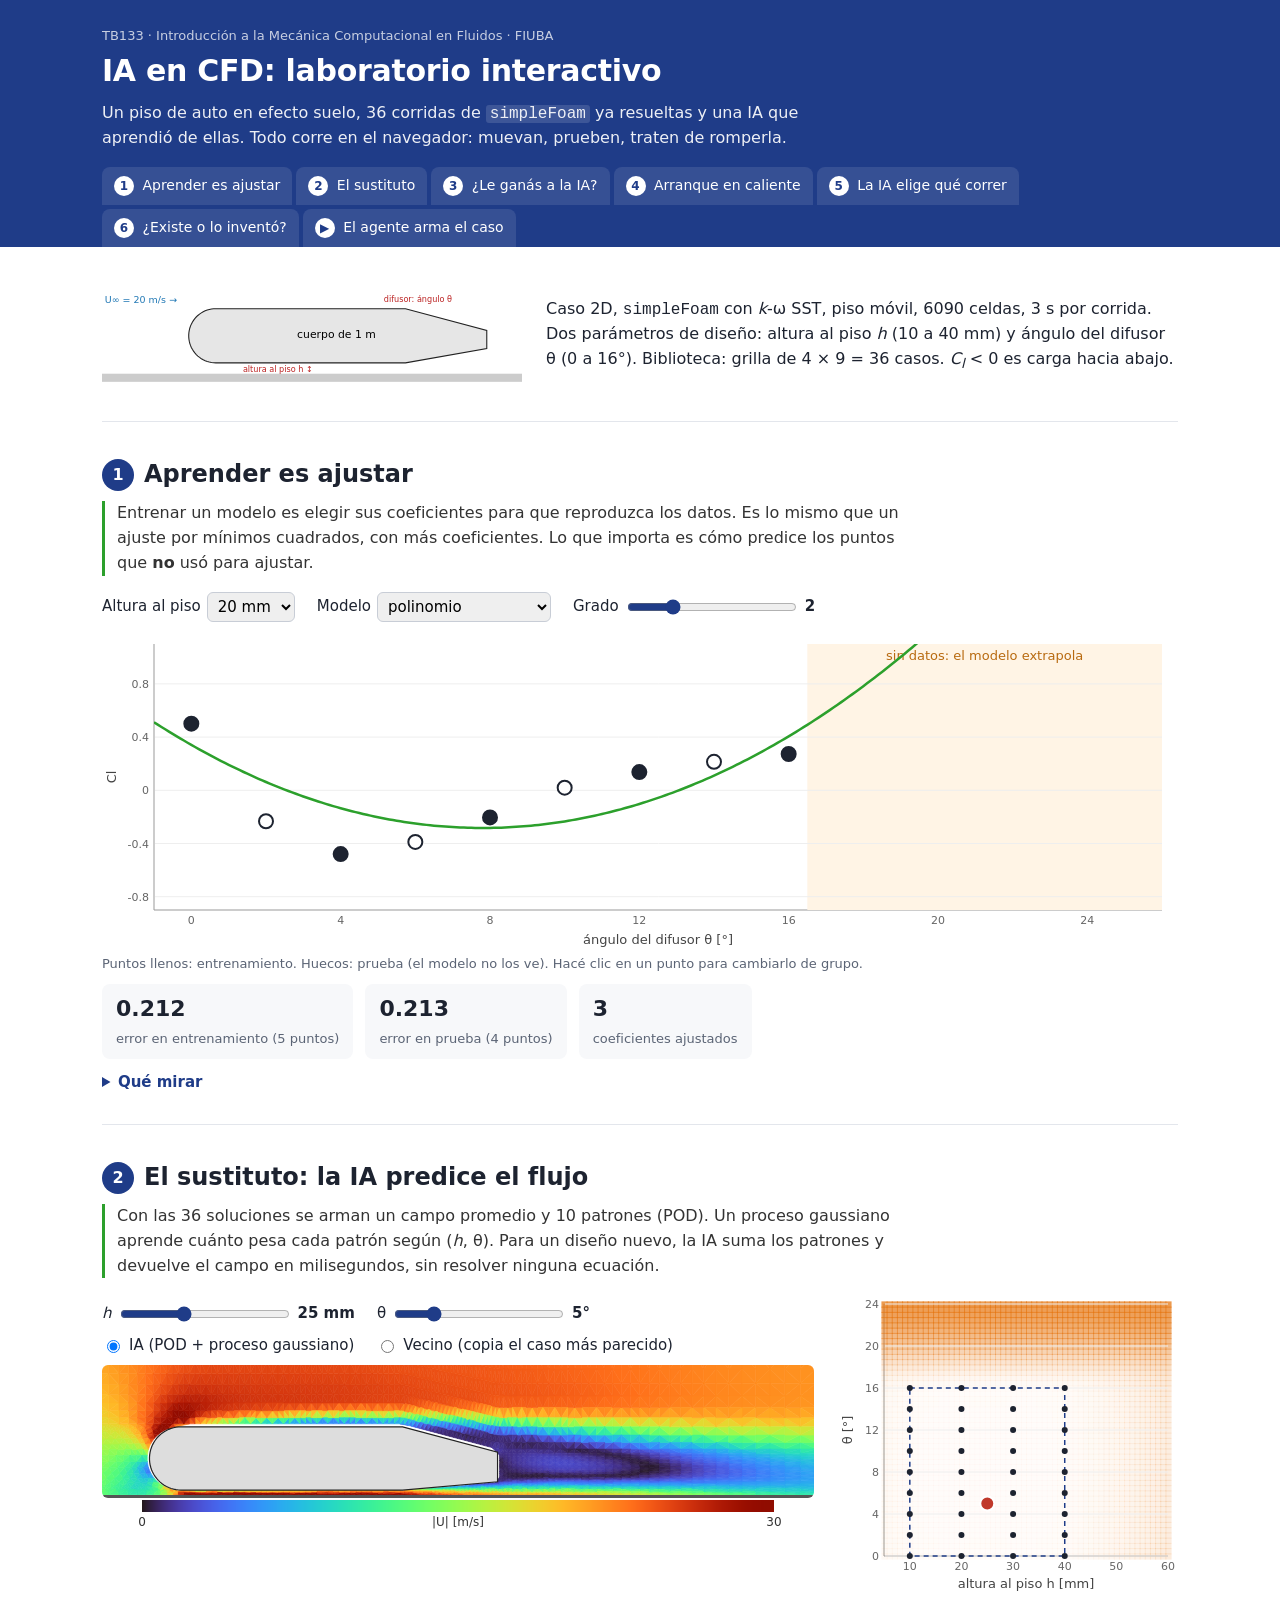
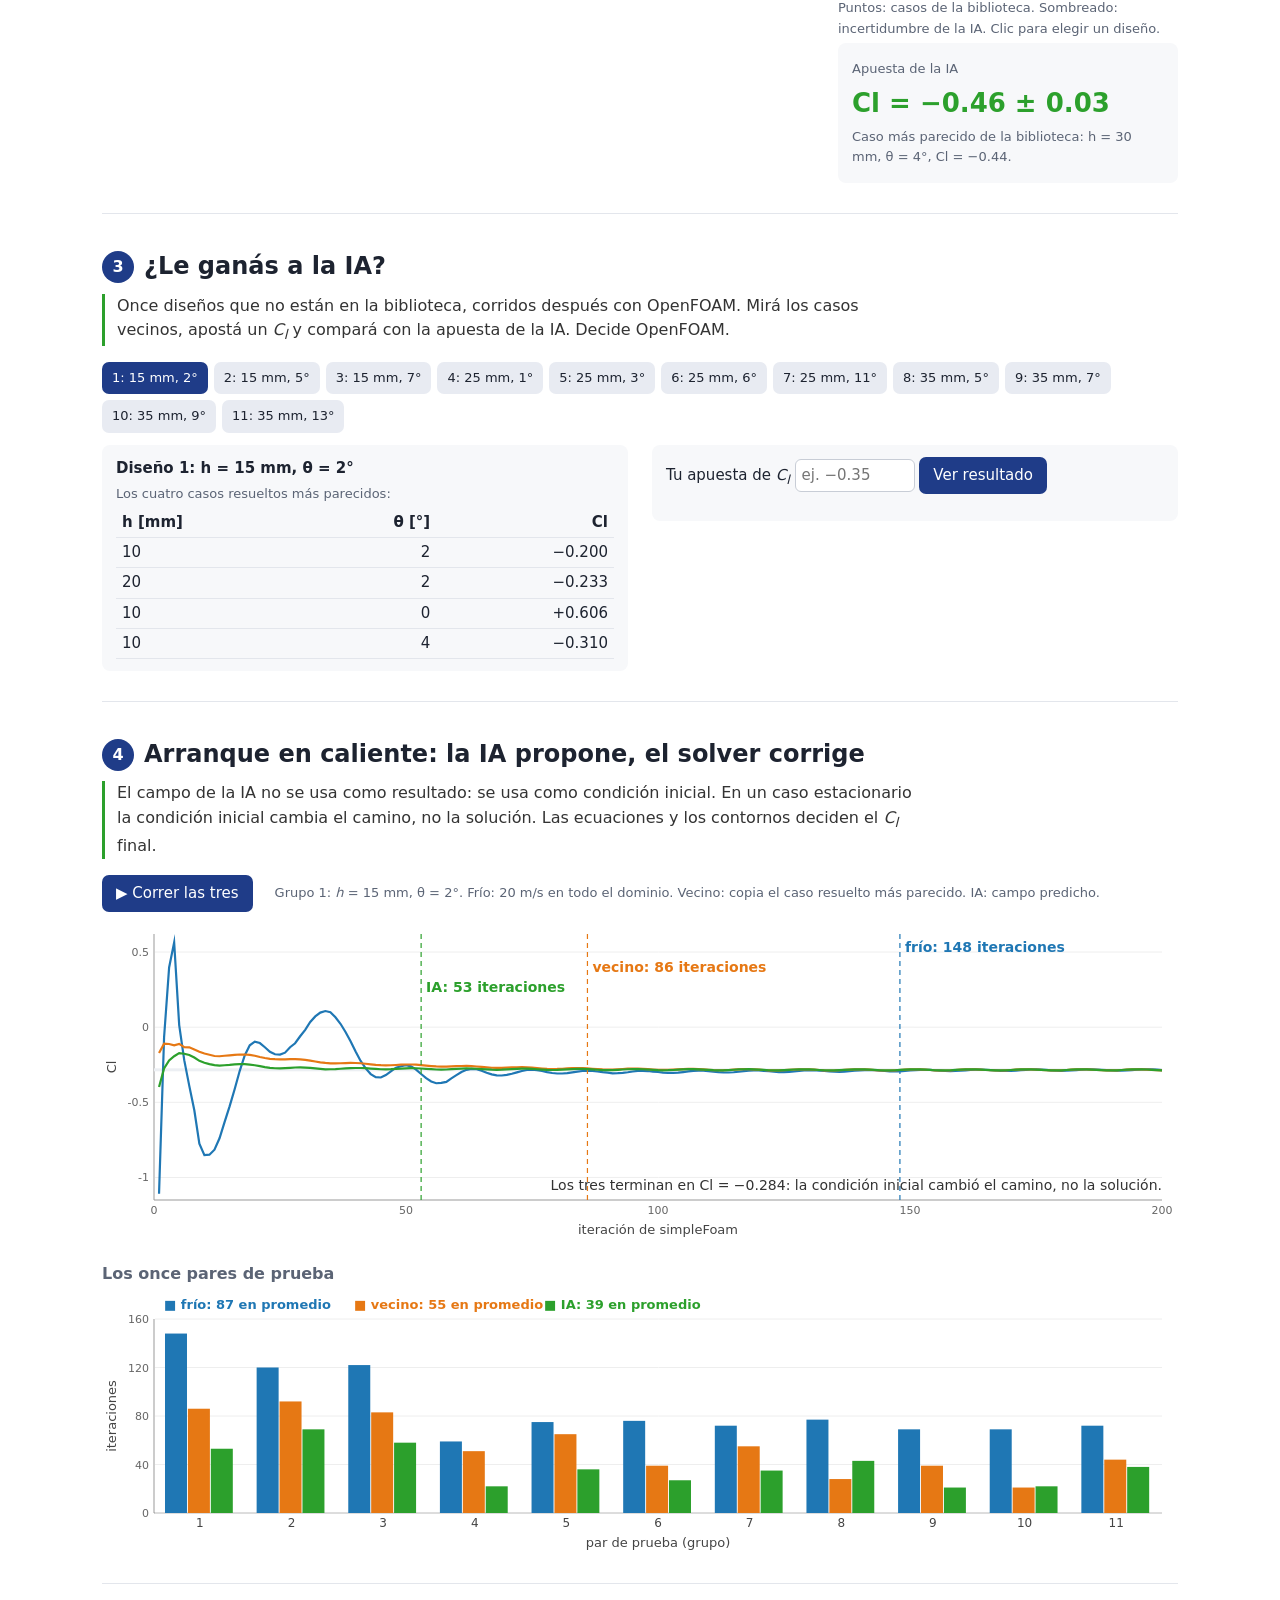
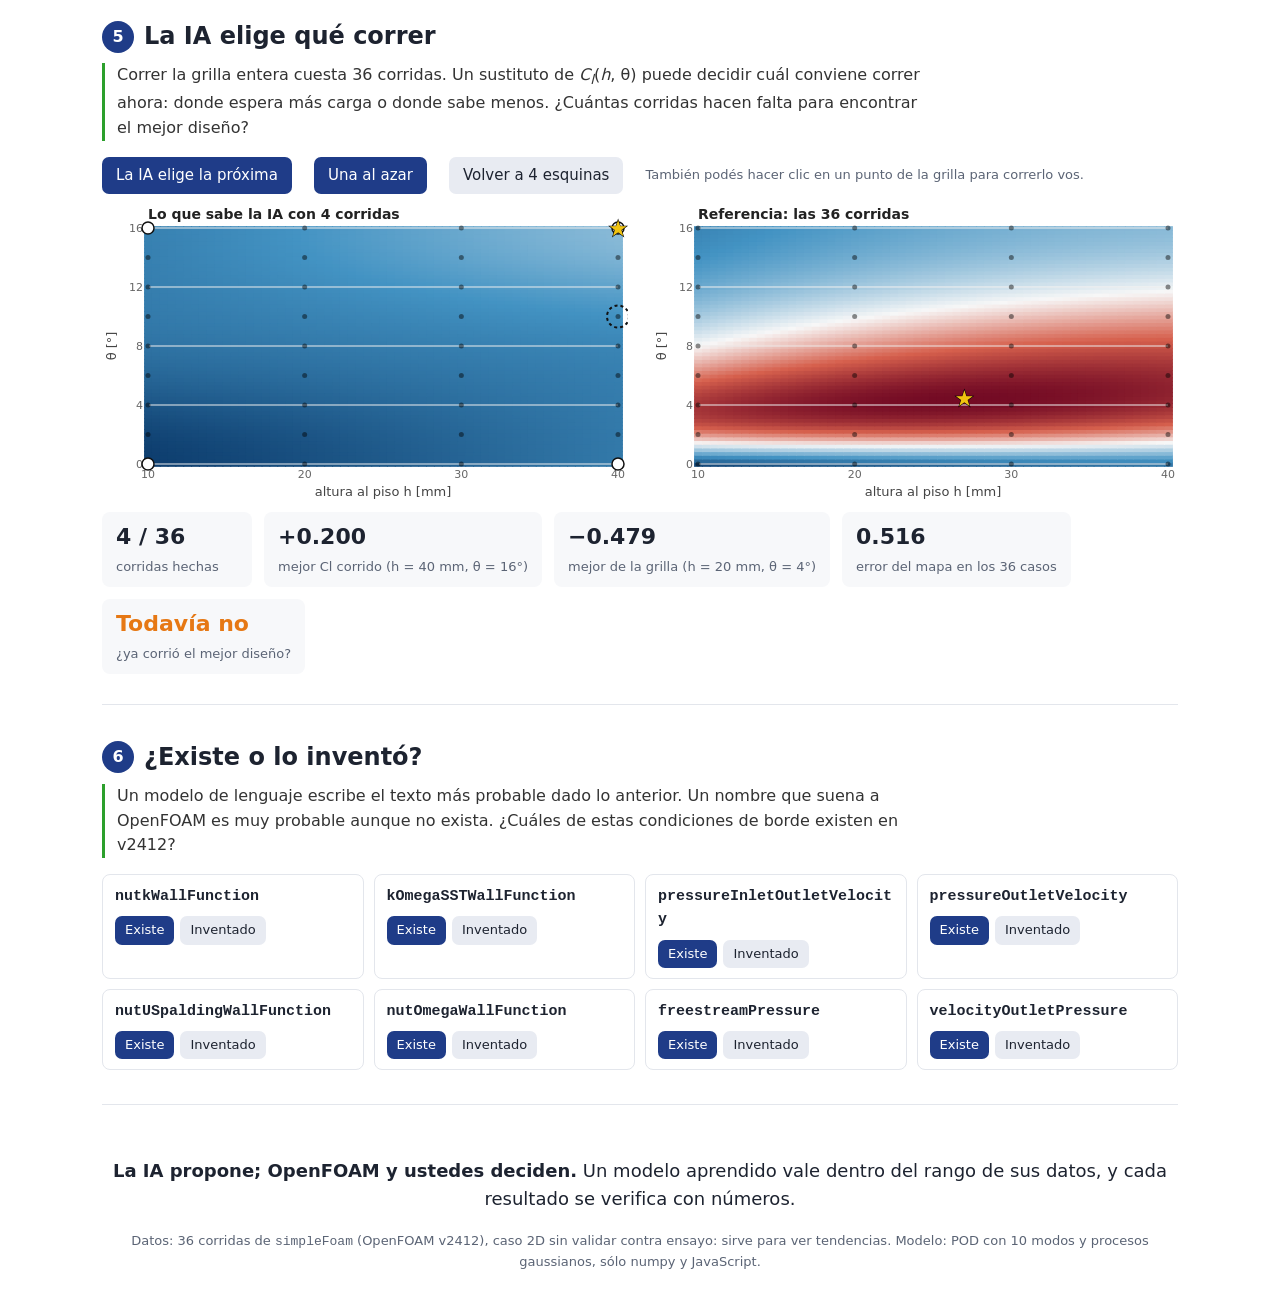
<file: index.html>
<!DOCTYPE html>
<html lang="es">
<head>
<meta charset="utf-8">
<meta name="viewport" content="width=device-width, initial-scale=1">
<title>IA en CFD · laboratorio interactivo · TB133</title>
<link rel="stylesheet" href="estilo.css">
</head>
<body>
<header>
  <div class="marco">
    <p class="sobre">TB133 · Introducción a la Mecánica Computacional en Fluidos · FIUBA</p>
    <h1>IA en CFD: laboratorio interactivo</h1>
    <p class="bajada">Un piso de auto en efecto suelo, 36 corridas de <code>simpleFoam</code> ya resueltas y una IA
      que aprendió de ellas. Todo corre en el navegador: muevan, prueben, traten de romperla.</p>
    <nav>
      <a href="#ajuste"><b>1</b> Aprender es ajustar</a>
      <a href="#sustituto"><b>2</b> El sustituto</a>
      <a href="#juego"><b>3</b> ¿Le ganás a la IA?</a>
      <a href="#caliente"><b>4</b> Arranque en caliente</a>
      <a href="#doe"><b>5</b> La IA elige qué correr</a>
      <a href="#quiz"><b>6</b> ¿Existe o lo inventó?</a>
      <a href="agente.html"><b>▶</b> El agente arma el caso</a>
    </nav>
  </div>
</header>

<main class="marco">

<section id="caso" class="caso">
  <svg viewBox="-0.42 0.02 1.55 0.36" aria-label="Esquema del caso">
    <rect x="-0.42" y="0.34" width="1.6" height="0.03" fill="#ccc"/>
    <path id="esq" fill="#e6e6e6" stroke="#222" stroke-width="0.004"/>
    <text x="0.3" y="0.21" font-size="0.04">cuerpo de 1 m</text>
    <text x="-0.41" y="0.08" font-size="0.035" fill="#1f77b4">U∞ = 20 m/s →</text>
    <text x="0.62" y="0.075" font-size="0.03" fill="#b22">difusor: ángulo θ</text>
    <text x="0.1" y="0.335" font-size="0.03" fill="#b22">altura al piso h ↕</text>
  </svg>
  <p>Caso 2D, <code>simpleFoam</code> con <i>k</i>-ω SST, piso móvil, 6090 celdas, 3 s por corrida.
    Dos parámetros de diseño: altura al piso <i>h</i> (10 a 40 mm) y ángulo del difusor θ (0 a 16°).
    Biblioteca: grilla de 4 × 9 = 36 casos. <i>C<sub>l</sub></i> &lt; 0 es carga hacia abajo.</p>
</section>

<section id="ajuste">
  <h2><span>1</span> Aprender es ajustar</h2>
  <p class="idea">Entrenar un modelo es elegir sus coeficientes para que reproduzca los datos. Es lo mismo que
    un ajuste por mínimos cuadrados, con más coeficientes. Lo que importa es cómo predice los puntos que
    <b>no</b> usó para ajustar.</p>
  <div class="controles">
    <label>Altura al piso <select id="aj-h"></select></label>
    <label>Modelo <select id="aj-modelo"><option value="poli">polinomio</option><option value="gp">proceso gaussiano</option></select></label>
    <label id="aj-grado-l">Grado <input type="range" id="aj-grado" min="0" max="8" value="2"> <output id="aj-grado-o">2</output></label>
  </div>
  <canvas id="aj-cv" class="graf"></canvas>
  <p class="nota">Puntos llenos: entrenamiento. Huecos: prueba (el modelo no los ve). Hacé clic en un punto para cambiarlo de grupo.</p>
  <div class="metricas" id="aj-met"></div>
  <details><summary>Qué mirar</summary>
    <ul>
      <li>Grado 0 o 1: no alcanza para seguir los datos (subajuste). Error alto en los dos grupos.</li>
      <li>Grado 4: acierta los puntos de prueba. Grado 8: el error en prueba apenas sube, pero mirá qué predice más allá de 16°.</li>
      <li>A la derecha de 16° no hay datos. Cada modelo dice algo distinto, y ninguno avisa que está inventando.</li>
      <li>El proceso gaussiano además dibuja su incertidumbre: crece donde no tiene datos.</li>
    </ul></details>
</section>

<section id="sustituto">
  <h2><span>2</span> El sustituto: la IA predice el flujo</h2>
  <p class="idea">Con las 36 soluciones se arman un campo promedio y 10 patrones (POD). Un proceso gaussiano
    aprende cuánto pesa cada patrón según (<i>h</i>, θ). Para un diseño nuevo, la IA suma los patrones y devuelve el
    campo en milisegundos, sin resolver ninguna ecuación.</p>
  <div class="dos">
    <div>
      <div class="controles">
        <label><i>h</i> <input type="range" id="su-h" min="5" max="60" step="1" value="25"> <output id="su-h-o"></output></label>
        <label>θ <input type="range" id="su-t" min="0" max="24" step="0.5" value="5"> <output id="su-t-o"></output></label>
      </div>
      <div class="controles">
        <label><input type="radio" name="su-modo" value="ia" checked> IA (POD + proceso gaussiano)</label>
        <label><input type="radio" name="su-modo" value="vecino"> Vecino (copia el caso más parecido)</label>
      </div>
      <canvas id="su-cv" class="campo"></canvas>
      <canvas id="su-barra" class="barra"></canvas>
    </div>
    <div class="lado">
      <canvas id="su-mapa" class="mapa"></canvas>
      <p class="nota">Puntos: casos de la biblioteca. Sombreado: incertidumbre de la IA. Clic para elegir un diseño.</p>
      <div id="su-info" class="info"></div>
    </div>
  </div>
</section>

<section id="juego">
  <h2><span>3</span> ¿Le ganás a la IA?</h2>
  <p class="idea">Once diseños que no están en la biblioteca, corridos después con OpenFOAM. Mirá los casos
    vecinos, apostá un <i>C<sub>l</sub></i> y compará con la apuesta de la IA. Decide OpenFOAM.</p>
  <div class="pares" id="ju-pares"></div>
  <div class="dos">
    <div id="ju-vecinos" class="info"></div>
    <div class="info">
      <label>Tu apuesta de <i>C<sub>l</sub></i> <input type="number" id="ju-apuesta" step="0.01" placeholder="ej. −0.35"></label>
      <button id="ju-ver">Ver resultado</button>
      <div id="ju-res"></div>
      <p id="ju-marcador" class="marcador"></p>
    </div>
  </div>
</section>

<section id="caliente">
  <h2><span>4</span> Arranque en caliente: la IA propone, el solver corrige</h2>
  <p class="idea">El campo de la IA no se usa como resultado: se usa como condición inicial. En un caso
    estacionario la condición inicial cambia el camino, no la solución. Las ecuaciones y los contornos deciden
    el <i>C<sub>l</sub></i> final.</p>
  <div class="controles"><button id="ca-play">▶ Correr las tres</button>
    <span class="nota">Grupo 1: <i>h</i> = 15 mm, θ = 2°. Frío: 20 m/s en todo el dominio. Vecino: copia el caso
      resuelto más parecido. IA: campo predicho.</span></div>
  <canvas id="ca-cv" class="graf"></canvas>
  <h3>Los once pares de prueba</h3>
  <canvas id="ca-barras" class="graf bajo"></canvas>
</section>

<section id="doe">
  <h2><span>5</span> La IA elige qué correr</h2>
  <p class="idea">Correr la grilla entera cuesta 36 corridas. Un sustituto de <i>C<sub>l</sub></i>(<i>h</i>, θ) puede
    decidir cuál conviene correr ahora: donde espera más carga o donde sabe menos. ¿Cuántas corridas hacen falta
    para encontrar el mejor diseño?</p>
  <div class="controles">
    <button id="do-ia">La IA elige la próxima</button>
    <button id="do-azar">Una al azar</button>
    <button id="do-reset" class="sec">Volver a 4 esquinas</button>
    <span class="nota">También podés hacer clic en un punto de la grilla para correrlo vos.</span>
  </div>
  <div class="dos">
    <div><canvas id="do-cv" class="mapa ancho"></canvas></div>
    <div><canvas id="do-real" class="mapa ancho"></canvas></div>
  </div>
  <div id="do-info" class="metricas"></div>
</section>

<section id="quiz">
  <h2><span>6</span> ¿Existe o lo inventó?</h2>
  <p class="idea">Un modelo de lenguaje escribe el texto más probable dado lo anterior. Un nombre que suena a
    OpenFOAM es muy probable aunque no exista. ¿Cuáles de estas condiciones de borde existen en v2412?</p>
  <div id="qz" class="quiz"></div>
  <p id="qz-res" class="nota"></p>
</section>

<section class="cierre">
  <p><b>La IA propone; OpenFOAM y ustedes deciden.</b> Un modelo aprendido vale dentro del rango de sus datos,
    y cada resultado se verifica con números.</p>
  <p class="nota">Datos: 36 corridas de <code>simpleFoam</code> (OpenFOAM v2412), caso 2D sin validar contra ensayo:
    sirve para ver tendencias. Modelo: POD con 10 modos y procesos gaussianos, sólo numpy y JavaScript.</p>
</section>
</main>

<script src="datos.js"></script>
<script src="nucleo.js"></script>
<script src="secciones_a.js"></script>
<script src="secciones_b.js"></script>
</body>
</html>
</file>
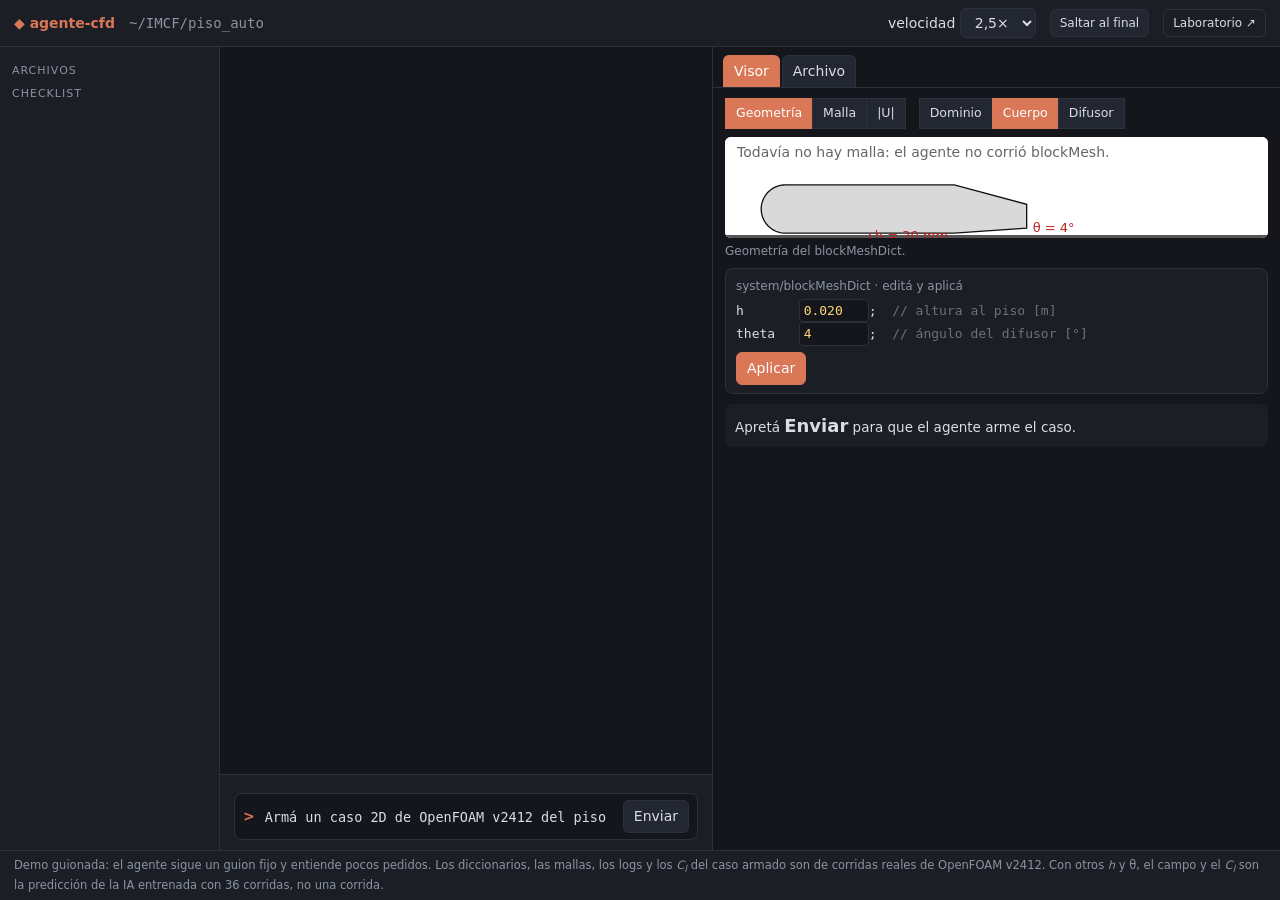
<file: agente.html>
<!DOCTYPE html>
<html lang="es">
<head>
<meta charset="utf-8">
<meta name="viewport" content="width=device-width, initial-scale=1">
<title>Agente CFD · arma el caso solo · TB133</title>
<link rel="stylesheet" href="agente.css">
</head>
<body>
<div class="barra-sup">
  <span class="logo">◆ agente-cfd</span>
  <span class="ruta">~/IMCF/piso_auto</span>
  <span class="sep"></span>
  <label>velocidad <select id="vel"><option value="1">1×</option><option value="2.5" selected>2,5×</option><option value="6">6×</option></select></label>
  <button id="saltar" class="chico">Saltar al final</button>
  <a href="index.html" class="chico">Laboratorio ↗</a>
</div>

<div class="app">
  <aside class="arbol">
    <div class="titulo-panel">ARCHIVOS</div>
    <div id="arbol"></div>
    <div class="titulo-panel">CHECKLIST</div>
    <ul id="checks" class="checks"></ul>
  </aside>

  <section class="chat">
    <div id="hilo" class="hilo"></div>
    <div class="entrada">
      <div id="chips" class="chips"></div>
      <div class="caja">
        <span class="prompt">&gt;</span>
        <input id="txt" placeholder="Escribí un pedido para el agente…" autocomplete="off">
        <button id="enviar">Enviar</button>
      </div>
    </div>
  </section>

  <section class="visor">
    <div class="pestanas">
      <button data-p="vista" class="activa">Visor</button>
      <button data-p="archivo">Archivo</button>
    </div>
    <div id="p-vista" class="panel">
      <div class="herr">
        <span class="grupo" id="modo">
          <button data-m="geo" class="activa">Geometría</button><button data-m="malla">Malla</button><button data-m="campo">|U|</button>
        </span>
        <span class="grupo" id="zoom">
          <button data-z="todo">Dominio</button><button data-z="cuerpo" class="activa">Cuerpo</button><button data-z="difusor">Difusor</button>
        </span>
      </div>
      <canvas id="cv"></canvas>
      <div id="leyenda" class="leyenda"></div>
      <div class="editor">
        <div class="cab">system/blockMeshDict · editá y aplicá</div>
        <code>h&nbsp;&nbsp;&nbsp;&nbsp;&nbsp;&nbsp;&nbsp;<input id="ed-h" type="number" step="0.001" value="0.020">;&nbsp;&nbsp;<span class="com">// altura al piso [m]</span></code>
        <code>theta&nbsp;&nbsp;&nbsp;<input id="ed-t" type="number" step="0.5" value="4">;&nbsp;&nbsp;<span class="com">// ángulo del difusor [°]</span></code>
        <button id="aplicar">Aplicar</button>
      </div>
      <div id="estado" class="estado"></div>
    </div>
    <div id="p-archivo" class="panel oculto">
      <div id="arch-nombre" class="arch-nombre">Elegí un archivo del árbol</div>
      <pre id="arch"></pre>
    </div>
  </section>
</div>
<footer>Demo guionada: el agente sigue un guion fijo y entiende pocos pedidos. Los diccionarios, las mallas, los logs y los
  <i>C<sub>l</sub></i> del caso armado son de corridas reales de OpenFOAM v2412. Con otros <i>h</i> y θ, el campo y el
  <i>C<sub>l</sub></i> son la predicción de la IA entrenada con 36 corridas, no una corrida.</footer>

<script src="datos.js"></script>
<script src="agente_datos.js"></script>
<script src="nucleo.js"></script>
<script src="agente_ui.js"></script>
<script src="agente_guion.js"></script>
</body>
</html>
</file>
<file: estilo.css>
:root { --frio: #1f77b4; --vec: #e67814; --ia: #2ca02c; --tinta: #1d2330; --suave: #5b6475; --linea: #e3e6ec; --fondo: #f7f8fa; --acento: #1f3c88; }
* { box-sizing: border-box; }
body { margin: 0; font: 16px/1.55 system-ui, -apple-system, "Segoe UI", Roboto, sans-serif; color: var(--tinta); background: #fff; }
.marco { max-width: 1120px; margin: 0 auto; padding: 0 22px; }
header { background: var(--acento); color: #fff; padding: 26px 0 0; }
header h1 { margin: 2px 0 6px; font-size: 30px; letter-spacing: -0.3px; }
.sobre { margin: 0; opacity: .75; font-size: 13px; }
.bajada { max-width: 760px; opacity: .92; margin: 0 0 16px; }
header code { background: rgba(255,255,255,.15); padding: 0 4px; border-radius: 3px; }
nav { display: flex; flex-wrap: wrap; gap: 4px; }
nav a { color: #fff; text-decoration: none; padding: 8px 12px; border-radius: 8px 8px 0 0; background: rgba(255,255,255,.1); font-size: 14px; }
nav a:hover { background: rgba(255,255,255,.22); }
nav b { display: inline-block; width: 20px; height: 20px; line-height: 20px; text-align: center; border-radius: 50%; background: #fff; color: var(--acento); font-size: 12px; margin-right: 4px; }
section { padding: 34px 0 30px; border-bottom: 1px solid var(--linea); }
h2 { font-size: 24px; margin: 0 0 8px; display: flex; align-items: center; gap: 10px; }
h2 span { display: inline-block; width: 32px; height: 32px; line-height: 32px; text-align: center; border-radius: 50%; background: var(--acento); color: #fff; font-size: 16px; flex: none; }
h3 { font-size: 16px; margin: 22px 0 6px; color: var(--suave); }
.idea { max-width: 820px; color: #333; border-left: 3px solid var(--ia); padding-left: 12px; margin: 6px 0 16px; }
.caso { display: grid; grid-template-columns: 420px 1fr; gap: 24px; align-items: center; }
.caso svg { width: 100%; height: auto; }
.controles { display: flex; flex-wrap: wrap; gap: 10px 22px; align-items: center; margin: 8px 0; }
.controles label { display: flex; align-items: center; gap: 6px; font-size: 15px; }
input[type=range] { width: 170px; accent-color: var(--acento); }
output { font-variant-numeric: tabular-nums; min-width: 52px; font-weight: 600; }
select, input[type=number] { font: inherit; padding: 4px 6px; border: 1px solid #c8cdd6; border-radius: 6px; }
input[type=number] { width: 120px; }
button { font: inherit; font-size: 15px; padding: 7px 14px; border: 0; border-radius: 7px; background: var(--acento); color: #fff; cursor: pointer; }
button:hover { filter: brightness(1.15); }
button.sec { background: #e8ebf2; color: var(--tinta); }
canvas { display: block; width: 100%; }
canvas.graf { height: 320px; }
canvas.graf.bajo { height: 260px; }
canvas.campo { border-radius: 6px; margin-top: 8px; }
canvas.mapa { height: 300px; cursor: crosshair; }
.dos { display: grid; grid-template-columns: 1fr 340px; gap: 24px; align-items: start; }
#doe .dos, #juego .dos { grid-template-columns: 1fr 1fr; }
.nota { font-size: 13px; color: var(--suave); margin: 4px 0; }
.info { background: var(--fondo); border-radius: 8px; padding: 12px 14px; font-size: 15px; }
.info table, .metricas table { border-collapse: collapse; width: 100%; font-variant-numeric: tabular-nums; }
.info td, .info th { padding: 3px 6px; border-bottom: 1px solid var(--linea); text-align: right; }
.info th:first-child, .info td:first-child { text-align: left; }
.metricas { display: flex; flex-wrap: wrap; gap: 12px; margin-top: 10px; }
.met { background: var(--fondo); border-radius: 8px; padding: 8px 14px; min-width: 150px; }
.met b { display: block; font-size: 22px; font-variant-numeric: tabular-nums; }
.met span { font-size: 13px; color: var(--suave); }
.aviso { background: #fff4e5; border-left: 3px solid var(--vec); padding: 8px 10px; margin-top: 8px; font-size: 14px; }
.grande { font-size: 26px; font-weight: 700; font-variant-numeric: tabular-nums; }
.pares { display: flex; flex-wrap: wrap; gap: 6px; margin-bottom: 12px; }
.pares button { background: #e8ebf2; color: var(--tinta); padding: 6px 10px; font-size: 13px; }
.pares button.activo { background: var(--acento); color: #fff; }
.pares button.hecho { box-shadow: inset 0 -3px 0 var(--ia); }
.marcador { font-weight: 600; }
.quiz { display: grid; grid-template-columns: repeat(auto-fill, minmax(250px, 1fr)); gap: 10px; }
.carta { border: 1px solid var(--linea); border-radius: 8px; padding: 10px 12px; }
.carta code { font-size: 15px; font-weight: 600; display: block; margin-bottom: 8px; word-break: break-all; }
.carta button { padding: 4px 10px; font-size: 13px; margin-right: 6px; }
.carta.ok { border-color: var(--ia); background: #eef8ee; }
.carta.mal { border-color: #c0392b; background: #fbeeee; }
.carta p { margin: 6px 0 0; font-size: 13px; color: var(--suave); }
details { margin-top: 12px; font-size: 15px; }
summary { cursor: pointer; color: var(--acento); font-weight: 600; }
.cierre { border: 0; text-align: center; font-size: 18px; }
.cierre .nota { font-size: 13px; }
@media (max-width: 860px) { .dos, #doe .dos, #juego .dos, .caso { grid-template-columns: 1fr; } }
</file>
<file: agente.css>
:root { --bg: #14161b; --bg2: #1b1e25; --bg3: #232731; --tx: #d9dde6; --tx2: #8b93a3; --ac: #d97757; --ok: #5fb760; --mal: #e5534b; --az: #6cb6ff; --linea: #2c313c; }
* { box-sizing: border-box; }
html, body { margin: 0; height: 100%; }
body { background: var(--bg); color: var(--tx); font: 14px/1.5 system-ui, -apple-system, "Segoe UI", sans-serif; display: flex; flex-direction: column; }
code, pre, .mono, .hilo .tool, input#txt { font-family: "Cascadia Code", Consolas, "SF Mono", monospace; }
.barra-sup { display: flex; align-items: center; gap: 14px; padding: 8px 14px; border-bottom: 1px solid var(--linea); background: var(--bg2); }
.logo { color: var(--ac); font-weight: 700; } .ruta { color: var(--tx2); font-family: Consolas, monospace; } .sep { flex: 1; }
button, select { font: inherit; background: var(--bg3); color: var(--tx); border: 1px solid var(--linea); border-radius: 6px; padding: 5px 10px; cursor: pointer; }
button:hover { border-color: var(--ac); } .chico { font-size: 12px; padding: 4px 9px; color: var(--tx); text-decoration: none; border: 1px solid var(--linea); border-radius: 6px; }
.app { flex: 1; display: grid; grid-template-columns: 220px minmax(380px, 1fr) minmax(420px, 1.15fr); min-height: 0; }
.arbol { border-right: 1px solid var(--linea); padding: 10px 8px; overflow: auto; background: var(--bg2); }
.titulo-panel { font-size: 11px; color: var(--tx2); letter-spacing: 1px; margin: 6px 4px 6px; }
#arbol div { padding: 1px 4px; border-radius: 4px; cursor: pointer; white-space: nowrap; font-family: Consolas, monospace; font-size: 13px; }
#arbol div:hover { background: var(--bg3); } #arbol .dir { color: var(--az); cursor: default; } #arbol .nuevo { animation: brillo 1.2s; }
#arbol .sel { background: var(--bg3); color: #fff; }
@keyframes brillo { from { background: rgba(217,119,87,.45); } to { background: transparent; } }
.checks { list-style: none; padding: 0 4px; margin: 0; font-size: 13px; } .checks li { margin: 4px 0; } .checks .ok::before { content: "✓ "; color: var(--ok); } .checks .av::before { content: "! "; color: #e3b341; }
.chat { display: flex; flex-direction: column; min-height: 0; border-right: 1px solid var(--linea); }
.hilo { flex: 1; overflow: auto; padding: 16px 18px; }
.msg { margin: 0 0 14px; } .msg.usuario { background: var(--bg3); border-radius: 8px; padding: 10px 12px; border-left: 3px solid var(--az); }
.msg.agente::before { content: "●"; color: var(--ac); margin-right: 8px; }
.tool { margin: 0 0 12px; font-size: 13px; } .tool .cab { color: var(--tx); } .tool .cab::before { content: "● "; color: var(--ok); }
.tool .cab b { color: var(--ac); font-weight: 600; } .tool.error .cab::before { color: var(--mal); }
.tool pre { margin: 4px 0 0 14px; padding: 6px 10px; border-left: 1px solid var(--linea); color: var(--tx2); white-space: pre-wrap; font-size: 12px; max-height: 220px; overflow: auto; }
.tool pre .ok { color: var(--ok); } .tool pre .mal { color: var(--mal); } .tool pre .add { color: var(--ok); } .tool pre .del { color: var(--mal); }
.tabla { border-collapse: collapse; margin: 6px 0 14px; font-size: 12.5px; width: 100%; }
.tabla th, .tabla td { border: 1px solid var(--linea); padding: 4px 7px; text-align: left; vertical-align: top; } .tabla th { color: var(--tx2); font-weight: 600; }
.aprobar { display: flex; gap: 8px; margin: 4px 0 14px; } .aprobar button.si { background: var(--ac); border-color: var(--ac); color: #fff; }
canvas.cl { width: 100%; height: 150px; display: block; margin: 6px 0 0 14px; max-width: calc(100% - 14px); }
.entrada { border-top: 1px solid var(--linea); padding: 10px 14px; background: var(--bg2); }
.chips { display: flex; flex-wrap: wrap; gap: 6px; margin-bottom: 8px; } .chips button { font-size: 12px; border-radius: 14px; padding: 3px 10px; }
.caja { display: flex; align-items: center; gap: 8px; border: 1px solid var(--linea); border-radius: 8px; padding: 6px 8px; background: var(--bg); }
.prompt { color: var(--ac); font-weight: 700; } #txt { flex: 1; background: transparent; border: 0; color: var(--tx); outline: none; font-size: 13.5px; }
.visor { display: flex; flex-direction: column; min-height: 0; overflow: auto; }
.pestanas { display: flex; gap: 2px; padding: 8px 10px 0; border-bottom: 1px solid var(--linea); }
.pestanas button { border-radius: 6px 6px 0 0; border-bottom: 0; } .pestanas .activa, .grupo .activa { background: var(--ac); border-color: var(--ac); color: #fff; }
.panel { padding: 10px 12px; } .oculto { display: none; }
.herr { display: flex; gap: 14px; margin-bottom: 8px; flex-wrap: wrap; } .grupo button { border-radius: 0; margin-right: -1px; font-size: 12.5px; }
#cv { width: 100%; display: block; background: #fff; border-radius: 6px; }
.leyenda { font-size: 12px; color: var(--tx2); margin: 4px 0 8px; min-height: 18px; }
.editor { background: var(--bg2); border: 1px solid var(--linea); border-radius: 8px; padding: 8px 10px; }
.editor .cab { font-size: 12px; color: var(--tx2); margin-bottom: 4px; } .editor code { display: block; font-size: 13px; }
.editor input { width: 70px; background: var(--bg); color: #ffd479; border: 1px solid var(--linea); border-radius: 4px; font: inherit; padding: 1px 4px; }
.editor .com { color: #6a737d; } .editor button { margin-top: 6px; background: var(--ac); border-color: var(--ac); color: #fff; }
.estado { margin-top: 10px; padding: 8px 10px; border-radius: 8px; background: var(--bg2); font-size: 13.5px; min-height: 20px; }
.estado b { font-size: 18px; } .estado .aviso { color: #e3b341; }
.arch-nombre { font-family: Consolas, monospace; color: var(--az); margin-bottom: 6px; }
#arch { background: var(--bg2); padding: 10px; border-radius: 8px; font-size: 12px; overflow: auto; max-height: calc(100vh - 170px); margin: 0; }
#arch .marca { background: rgba(217,119,87,.25); display: inline-block; width: 100%; }
footer { font-size: 11.5px; color: var(--tx2); padding: 6px 14px; border-top: 1px solid var(--linea); background: var(--bg2); }
@media (max-width: 1100px) { .app { grid-template-columns: 1fr; } .arbol { display: none; } .chat { min-height: 60vh; } }
</file>
